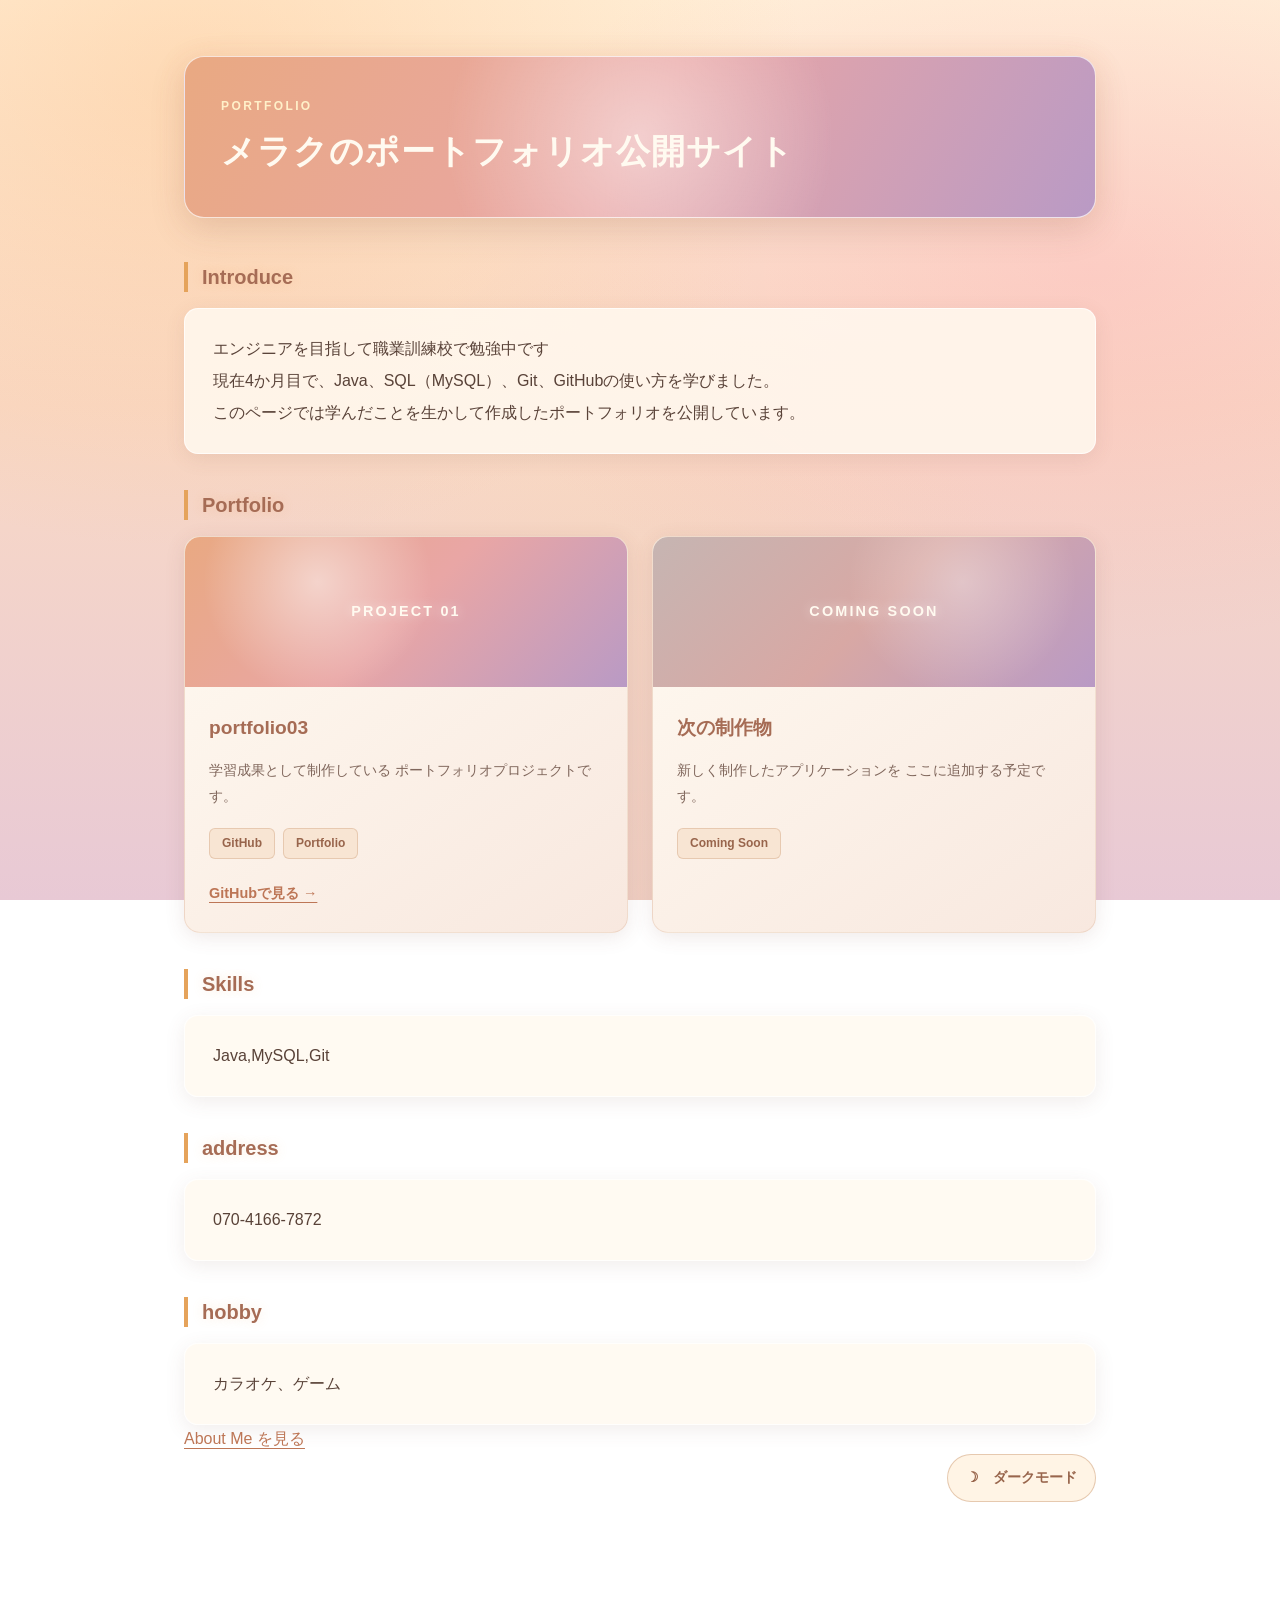
<file: index.html>
<!DOCTYPE html>
<html lang="ja">

<head>
	<meta charset="UTF-8">
	<meta name="viewport" content="width=device-width, initial-scale=1.0">
	<link rel="stylesheet" href="css/style.css">
	<script src="js/main.js" defer></script>
	<title>ポートフォリオ公開サイト</title>
</head>

<body>
	<h1>メラクのポートフォリオ公開サイト</h1>
	<h2 class="reveal">Introduce</h2>
	<p>
		エンジニアを目指して職業訓練校で勉強中です<br>
		現在4か月目で、Java、SQL（MySQL）、Git、GitHubの使い方を学びました。<br>
		このページでは学んだことを生かして作成したポートフォリオを公開しています。
	</p>
	<h2 class="reveal">Portfolio</h2>
	<div class="portfolio-grid">
		<!-- 作品1：portfolio03 -->
		<article class="portfolio-card reveal">
			<div class="portfolio-image">
				<span>PROJECT 01</span>
			</div>
			<div class="portfolio-content">
				<h3>portfolio03</h3>
				<p class="portfolio-description">
					学習成果として制作している
					ポートフォリオプロジェクトです。
				</p>
				<div class="portfolio-tags">
					<span>GitHub</span>
					<span>Portfolio</span>
				</div>
				<a class="portfolio-link" href="https://github.com/meraku08-maker/portfolio03" target="_blank"
					rel="noopener noreferrer">
					GitHubで見る →
				</a>
			</div>
		</article>

		<!-- 作品2：今後追加予定 -->
		<article class="portfolio-card reveal">
			<div class="portfolio-image portfolio-image-next">
				<span>COMING SOON</span>
			</div>
			<div class="portfolio-content">
				<h3>次の制作物</h3>
				<p class="portfolio-description">
					新しく制作したアプリケーションを
					ここに追加する予定です。
				</p>
				<div class="portfolio-tags">
					<span>Coming Soon</span>
				</div>
			</div>
		</article>
	</div>
	<h2>Skills</h2>
	<p>Java,MySQL,Git</p>
	<h2>address</h2>
	<p>070-4166-7872</p>
	<h2>hobby</h2>
	<p>カラオケ、ゲーム
	</p>
	<a href="aboutme.html">About Me を見る</a>

	<button id="themeToggle" class="theme-toggle" type="button" aria-pressed="false">
		☽　ダークモード
	</button>


</body>

</html>
</file>
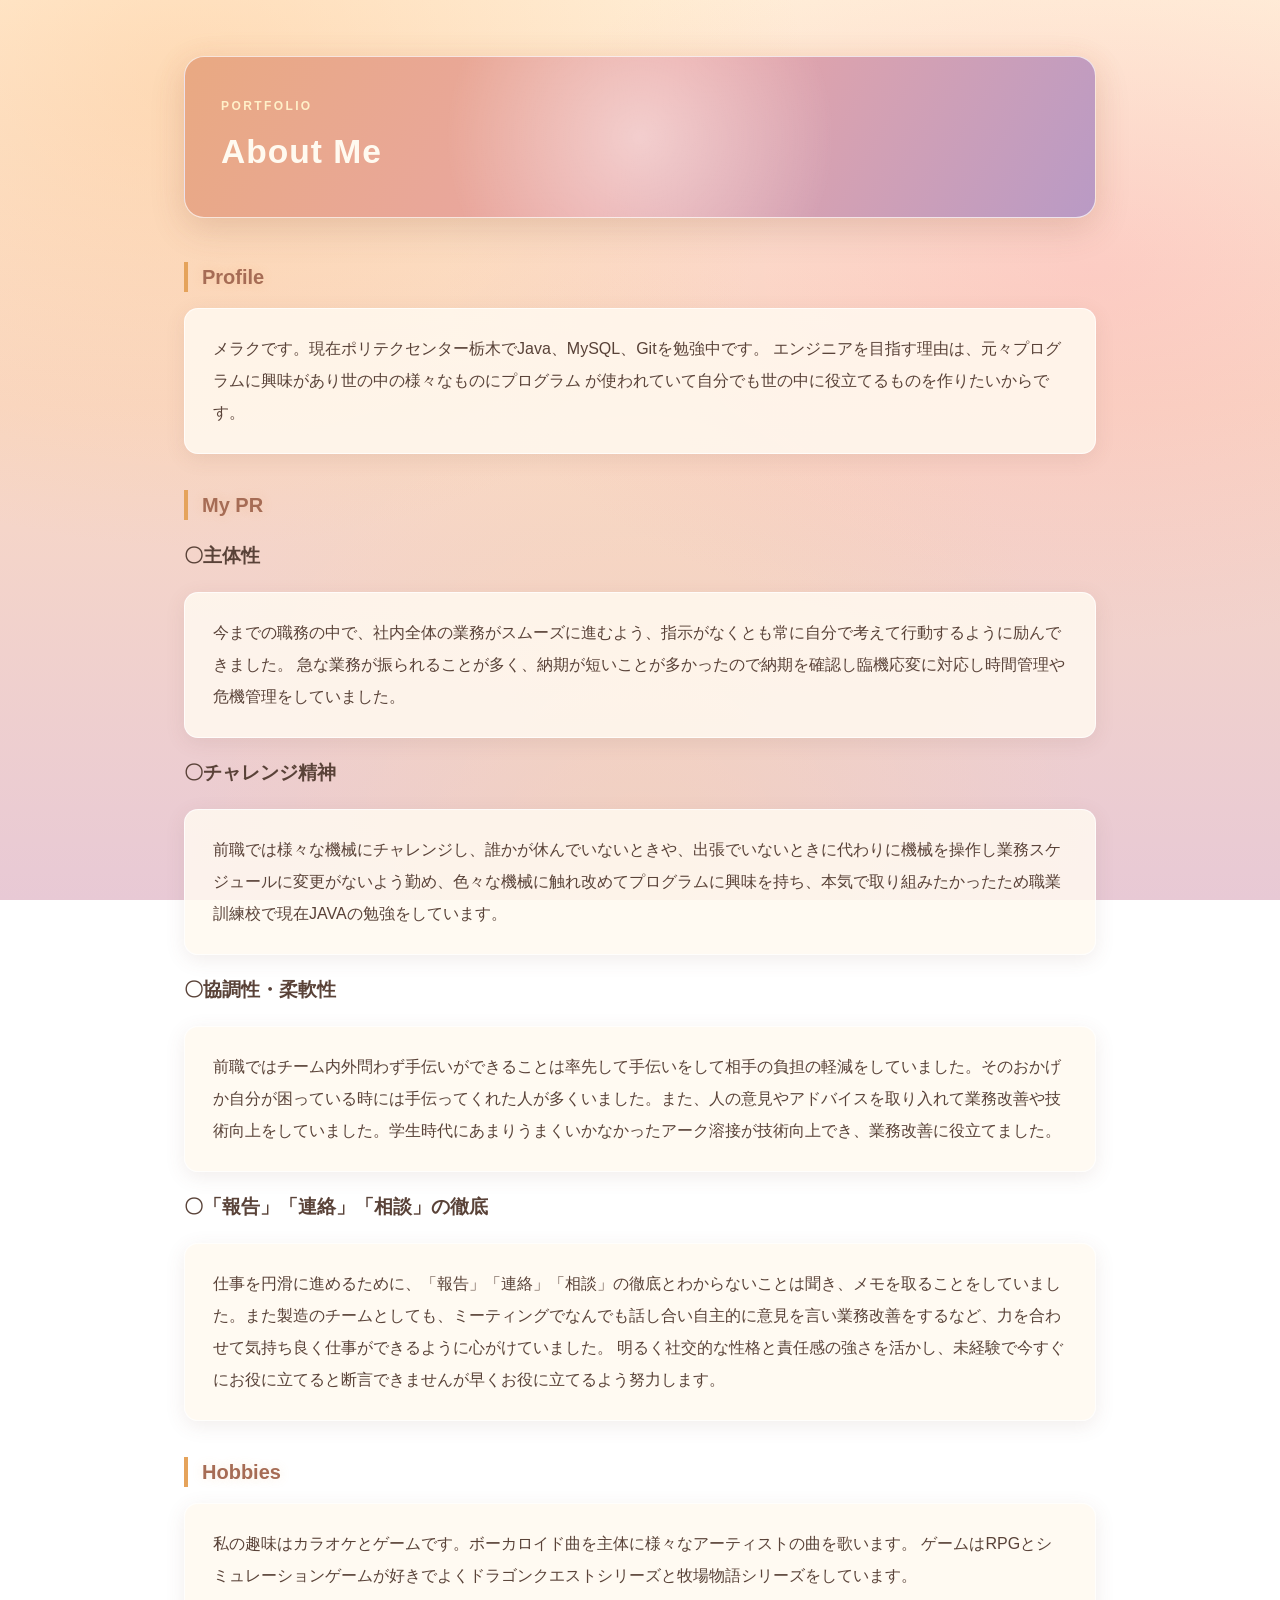
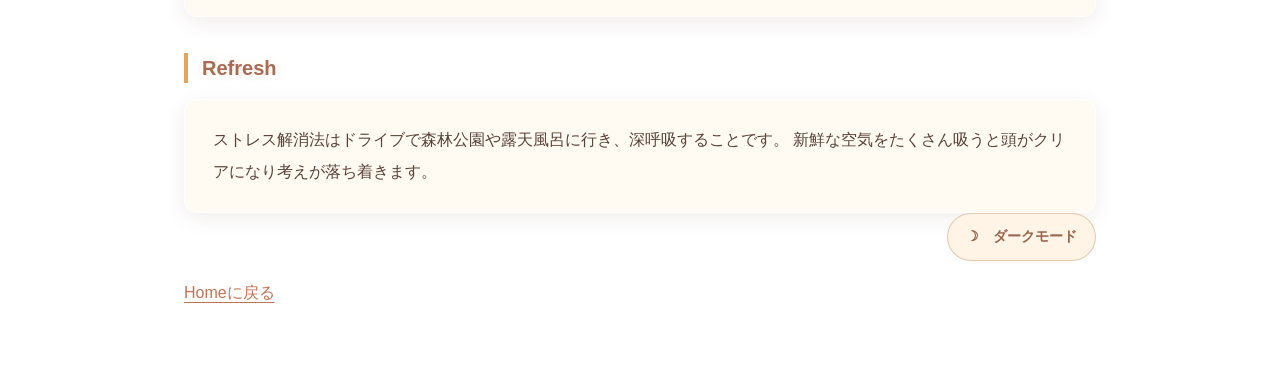
<file: aboutme.html>
<!DOCTYPE html>
<html lang="ja">

<head>
	<meta charset="UTF-8">
	<meta name="viewport" content="width=device-width, initial-scale=1.0">
	<title>About Me | ポートフォリオ公開サイト</title>
	<link rel="stylesheet" href="css/style.css">
</head>

<body>
	<header>
		<h1>About Me</h1>
	</header>
	<main>
		<section>
			<h2>Profile</h2>
			<p>メラクです。現在ポリテクセンター栃木でJava、MySQL、Gitを勉強中です。
				エンジニアを目指す理由は、元々プログラムに興味があり世の中の様々なものにプログラム
				が使われていて自分でも世の中に役立てるものを作りたいからです。
			</p>
		</section>
		<section>
			<h2>My PR</h2>
			<h3> 〇主体性</h3>
			<p>今までの職務の中で、社内全体の業務がスムーズに進むよう、指示がなくとも常に自分で考えて行動するように励んできました。
				急な業務が振られることが多く、納期が短いことが多かったので納期を確認し臨機応変に対応し時間管理や危機管理をしていました。
			</p>
			<h3>〇チャレンジ精神</h3>
			<p>前職では様々な機械にチャレンジし、誰かが休んでいないときや、出張でいないときに代わりに機械を操作し業務スケジュールに変更がないよう勤め、色々な機械に触れ改めてプログラムに興味を持ち、本気で取り組みたかったため職業訓練校で現在JAVAの勉強をしています。
			</p>
			<h3>〇協調性・柔軟性</h3>
			<p>前職ではチーム内外問わず手伝いができることは率先して手伝いをして相手の負担の軽減をしていました。そのおかげか自分が困っている時には手伝ってくれた人が多くいました。また、人の意見やアドバイスを取り入れて業務改善や技術向上をしていました。学生時代にあまりうまくいかなかったアーク溶接が技術向上でき、業務改善に役立てました。
			</p>
			<h3>〇「報告」「連絡」「相談」の徹底</h3>
			<p> 仕事を円滑に進めるために、「報告」「連絡」「相談」の徹底とわからないことは聞き、メモを取ることをしていました。また製造のチームとしても、ミーティングでなんでも話し合い自主的に意見を言い業務改善をするなど、力を合わせて気持ち良く仕事ができるように心がけていました。
				明るく社交的な性格と責任感の強さを活かし、未経験で今すぐにお役に立てると断言できませんが早くお役に立てるよう努力します。

			</p>
		</section>
		<section>
			<h2>Hobbies</h2>
			<p>私の趣味はカラオケとゲームです。ボーカロイド曲を主体に様々なアーティストの曲を歌います。
				ゲームはRPGとシミュレーションゲームが好きでよくドラゴンクエストシリーズと牧場物語シリーズをしています。

			</p>
		</section>
		<section>
			<h2>Refresh</h2>
			<p>ストレス解消法はドライブで森林公園や露天風呂に行き、深呼吸することです。
				新鮮な空気をたくさん吸うと頭がクリアになり考えが落ち着きます。
			</p>
		</section>
		<button id="themeToggle" class="theme-toggle" type="button" aria-pressed="false">
			☽　ダークモード
		</button>
		<nav aria-label="css/style.css">
			<a href="index.html">Homeに戻る</a>
		</nav>
	</main>
</body>

</html>
</file>
<file: css/style.css>
/* ==========================================
   共通設定
   ========================================== */

* {
    box-sizing: border-box;
}

/* ==========================================
   ライトモード：夜明け
   ========================================== */

html {
    min-height: 100%;
    background:
        radial-gradient(ellipse at 15% 10%, rgba(255, 183, 120, 0.35), transparent 40%),
        radial-gradient(ellipse at 85% 30%, rgba(255, 143, 171, 0.25), transparent 42%),
        radial-gradient(ellipse at 50% 100%, rgba(255, 218, 160, 0.35), transparent 50%),
        linear-gradient(180deg, #fff0d9 0%, #f9d9c5 45%, #e8c9d5 100%);
    background-attachment: fixed;
}

body {
    max-width: 960px;
    margin: 0 auto;
    padding: 56px 24px 80px;
    font-family: "Segoe UI", "Hiragino Kaku Gothic ProN",
        "Yu Gothic", Meiryo, sans-serif;
    color: #594238;
    line-height: 1.8;
    overflow-wrap: anywhere;
}

/* メインタイトル */

h1 {
    margin: 0 0 44px;
    padding: 40px 36px;
    border: 1px solid rgba(255, 255, 255, 0.7);
    border-radius: 20px;
    background:
        radial-gradient(circle at var(--mouse-x, 50%) var(--mouse-y, 50%),
            rgba(255, 255, 255, 0.45), transparent 42%),
        linear-gradient(120deg, #e9a982, #e9a6a5, #b99ac5);
    box-shadow:
        0 12px 35px rgba(120, 76, 67, 0.16),
        0 0 25px rgba(255, 190, 140, 0.2);
    color: #fffaf0;
    font-size: clamp(1.5rem, 3.5vw, 2.1rem);
    line-height: 1.5;
    letter-spacing: 0.03em;
}

h1::before {
    content: "PORTFOLIO";
    display: block;
    margin-bottom: 12px;
    color: #fff0c9;
    font-size: 0.75rem;
    font-weight: 600;
    letter-spacing: 0.2em;
}

/* 見出し */

h2 {
    margin: 36px 0 16px;
    padding-left: 14px;
    border-left: 4px solid #e5a35b;
    color: #a66c55;
    font-size: 1.25rem;
    line-height: 1.5;
    text-shadow: 0 0 12px rgba(229, 163, 91, 0.2);
}

/* 本文 */

p {
    margin: 0;
    padding: 24px 28px;
    border: 1px solid rgba(255, 255, 255, 0.7);
    border-radius: 14px;
    background: rgba(255, 250, 240, 0.85);
    box-shadow: 0 5px 20px rgba(120, 76, 67, 0.1);
    color: #594238;
    line-height: 2;
}

/* 作品紹介 */

.portfolio-card {
    padding: 28px;
    border-top: 3px solid #e5a35b;
    color: #805b49;
    font-size: 1.15rem;
    font-weight: 700;
}

.portfolio-card::before {
    content: "PROJECT";
    display: block;
    margin-bottom: 8px;
    color: #c28b59;
    font-size: 0.7rem;
    font-weight: 600;
    letter-spacing: 0.15em;
}

/* リンク */

a {
    color: #bd7656;
    text-decoration-thickness: 1px;
    text-underline-offset: 4px;
}

a:hover {
    color: #d18b9e;
    text-shadow: 0 0 10px rgba(209, 139, 158, 0.4);
    text-decoration-thickness: 2px;
}

a:focus-visible {
    outline: 3px solid #e5a35b;
    outline-offset: 5px;
}

/* ==========================================
   テーマ切り替え
   ========================================== */

.theme-toggle {
    display: block;
    margin: 0 0 18px auto;
    padding: 10px 18px;
    border: 1px solid rgba(193, 135, 94, 0.4);
    border-radius: 999px;
    background: #fff4e5;
    color: #98654c;
    font: inherit;
    font-size: 0.9rem;
    font-weight: 700;
    cursor: pointer;
    transition: background-color 0.2s, transform 0.2s;
}

.theme-toggle:hover {
    background-color: #f9dfc7;
    transform: translateY(-2px);
    box-shadow: 0 0 15px rgba(229, 163, 91, 0.2);
}

.theme-toggle:focus-visible {
    outline: 3px solid #e5a35b;
    outline-offset: 3px;
}

/* ==========================================
   スクロール演出
   ========================================== */

.js-enabled .reveal {
    opacity: 0;
    transform: translateY(22px);
    transition: opacity 0.7s ease, transform 0.7s ease;
}

.js-enabled .reveal.is-visible {
    opacity: 1;
    transform: translateY(0);
}

.portfolio-card {
    transition: box-shadow 0.25s ease, transform 0.25s ease,
        opacity 0.7s ease;
}

.portfolio-card.is-visible:hover {
    transform: translateY(-5px);
    box-shadow: 0 12px 32px rgba(229, 163, 91, 0.2);
}

/* ==========================================
   ポートフォリオ一覧
   ========================================== */

.portfolio-grid {
    display: grid;
    grid-template-columns: repeat(2, minmax(0, 1fr));
    gap: 24px;
}

.portfolio-grid .portfolio-card {
    padding: 0;
    overflow: hidden;
    background: linear-gradient(145deg, #fffaf1, #f8e8df);
    border: 1px solid rgba(193, 135, 94, 0.2);
    border-radius: 16px;
    box-shadow: 0 4px 20px rgba(120, 76, 67, 0.12);
    color: #594238;
    font-size: 1rem;
    font-weight: normal;
    transition:
        transform 0.25s ease,
        box-shadow 0.25s ease,
        opacity 0.7s ease;
}

.portfolio-grid .portfolio-card::before {
    content: none;
}

.portfolio-grid .portfolio-card:hover {
    transform: translateY(-5px);
    box-shadow:
        0 12px 32px rgba(120, 76, 67, 0.16),
        0 0 20px rgba(229, 163, 91, 0.15);
}

/* 画像領域 */

.portfolio-image {
    display: flex;
    align-items: center;
    justify-content: center;
    height: 150px;
    background:
        radial-gradient(circle at 30% 30%, rgba(255, 255, 255, 0.5), transparent 35%),
        linear-gradient(135deg, #e9a982, #e9a6a5, #b99ac5);
    color: #fffaf0;
    font-size: 0.9rem;
    font-weight: 700;
    letter-spacing: 0.15em;
    text-shadow: 0 0 12px rgba(255, 255, 255, 0.6);
}

.portfolio-image-next {
    background:
        radial-gradient(circle at 70% 30%, rgba(255, 255, 255, 0.35), transparent 35%),
        linear-gradient(135deg, #c6b5b2, #d8a8a4, #b99ac5);
}

/* カード本文 */

.portfolio-content {
    padding: 24px;
}

.portfolio-content h3 {
    margin: 0 0 12px;
    color: #a66c55;
    font-size: 1.2rem;
}

.portfolio-grid .portfolio-description {
    margin: 0 0 18px;
    padding: 0;
    border: none;
    border-radius: 0;
    background: transparent;
    box-shadow: none;
    color: #80675c;
    font-size: 0.9rem;
    font-weight: normal;
    line-height: 1.8;
}

/* 技術タグ */

.portfolio-tags {
    display: flex;
    flex-wrap: wrap;
    gap: 8px;
    margin-bottom: 20px;
}

.portfolio-tags span {
    padding: 4px 12px;
    border: 1px solid rgba(193, 135, 94, 0.3);
    border-radius: 6px;
    background: #f8e5d3;
    color: #98654c;
    font-size: 0.75rem;
    font-weight: 600;
}

.portfolio-link {
    display: inline-block;
    color: #bd7656;
    font-size: 0.9rem;
    font-weight: 700;
}

/* ==========================================
   ダークモード：夜空
   ========================================== */

html.dark {
    background:
        radial-gradient(ellipse at 15% 10%, rgba(59, 130, 246, 0.2), transparent 40%),
        radial-gradient(ellipse at 85% 35%, rgba(124, 58, 237, 0.16), transparent 42%),
        radial-gradient(ellipse at 50% 100%, rgba(30, 64, 175, 0.12), transparent 45%),
        linear-gradient(180deg, #050b19 0%, #101b35 50%, #080f20 100%);
    background-attachment: fixed;
}

.dark body {
    color: #f5e6b8;
}

/* タイトル */

.dark h1 {
    border-color: rgba(147, 197, 253, 0.25);
    background:
        radial-gradient(circle at var(--mouse-x, 50%) var(--mouse-y, 50%),
            rgba(147, 197, 253, 0.3), transparent 42%),
        linear-gradient(120deg, #101d3b, #1e3a70, #312e81);
    color: #fff4d1;
    box-shadow:
        0 12px 35px rgba(0, 0, 0, 0.35),
        0 0 25px rgba(96, 165, 250, 0.12);
}

.dark h1::before {
    color: #facc75;
}

/* 見出し */

.dark h2 {
    color: #ffe19a;
    border-left-color: #facc75;
    text-shadow: 0 0 12px rgba(250, 204, 117, 0.25);
}

/* 本文 */

.dark p {
    background: rgba(21, 35, 65, 0.9);
    color: #f5e6c4;
    border-color: rgba(147, 197, 253, 0.18);
    box-shadow: 0 5px 18px rgba(0, 0, 0, 0.35);
}

/* 作品カード */

.dark .portfolio-card {
    color: #ffe9b0;
    border-top-color: #facc75;
}

.dark .portfolio-card::before {
    color: #facc75;
}

/* ポートフォリオ一覧 */

.dark .portfolio-grid .portfolio-card {
    background: linear-gradient(145deg, #172847, #0c1429);
    border-color: rgba(129, 140, 248, 0.25);
    color: #e2e8f0;
}

.dark .portfolio-image {
    background:
        radial-gradient(circle at 30% 30%, rgba(191, 219, 254, 0.25), transparent 35%),
        linear-gradient(135deg, #101d3b, #1e40af, #312e81);
    color: #ffe9b0;
}

.dark .portfolio-image-next {
    background:
        radial-gradient(circle at 70% 30%, rgba(191, 219, 254, 0.2), transparent 35%),
        linear-gradient(135deg, #1e293b, #334155, #1e3a5f);
}

.dark .portfolio-content h3 {
    color: #ffe19a;
}

.dark .portfolio-grid .portfolio-description {
    background: transparent;
    color: #cbd5e1;
    box-shadow: none;
}

.dark .portfolio-tags span {
    background: #28314e;
    border-color: rgba(250, 204, 117, 0.25);
    color: #ffe9b0;
}

/* リンク */

.dark a,
.dark .portfolio-link {
    color: #facc75;
}

.dark a:hover {
    color: #fff1b8;
    text-shadow: 0 0 12px rgba(250, 204, 117, 0.55);
}

/* テーマボタン */

.dark .theme-toggle {
    color: #ffe9b0;
    background: #152443;
    border-color: rgba(250, 204, 117, 0.35);
}

.dark .theme-toggle:hover {
    background-color: #293858;
}

/* ==========================================
   スマートフォン対応
   ========================================== */

@media (max-width: 600px) {
    body {
        padding: 28px 16px 48px;
    }

    h1 {
        margin-bottom: 32px;
        padding: 28px 20px;
        border-radius: 16px;
    }

    h2 {
        margin-top: 28px;
        font-size: 1.1rem;
    }

    p,
    .portfolio-card {
        padding: 20px;
    }

    .portfolio-grid {
        grid-template-columns: 1fr;
    }

    .portfolio-image {
        height: 130px;
    }

    .portfolio-content {
        padding: 20px;
    }
}

/* ==========================================
   アニメーション軽減設定
   ========================================== */

@media (prefers-reduced-motion: reduce) {
    .js-enabled .reveal {
        opacity: 1;
        transform: none;
        transition: none;
    }

    .theme-toggle,
    .portfolio-card,
    .portfolio-grid .portfolio-card {
        transition: none;
    }

    .theme-toggle:hover,
    .portfolio-card.is-visible:hover,
    .portfolio-grid .portfolio-card:hover {
        transform: none;
    }
}
</file>
